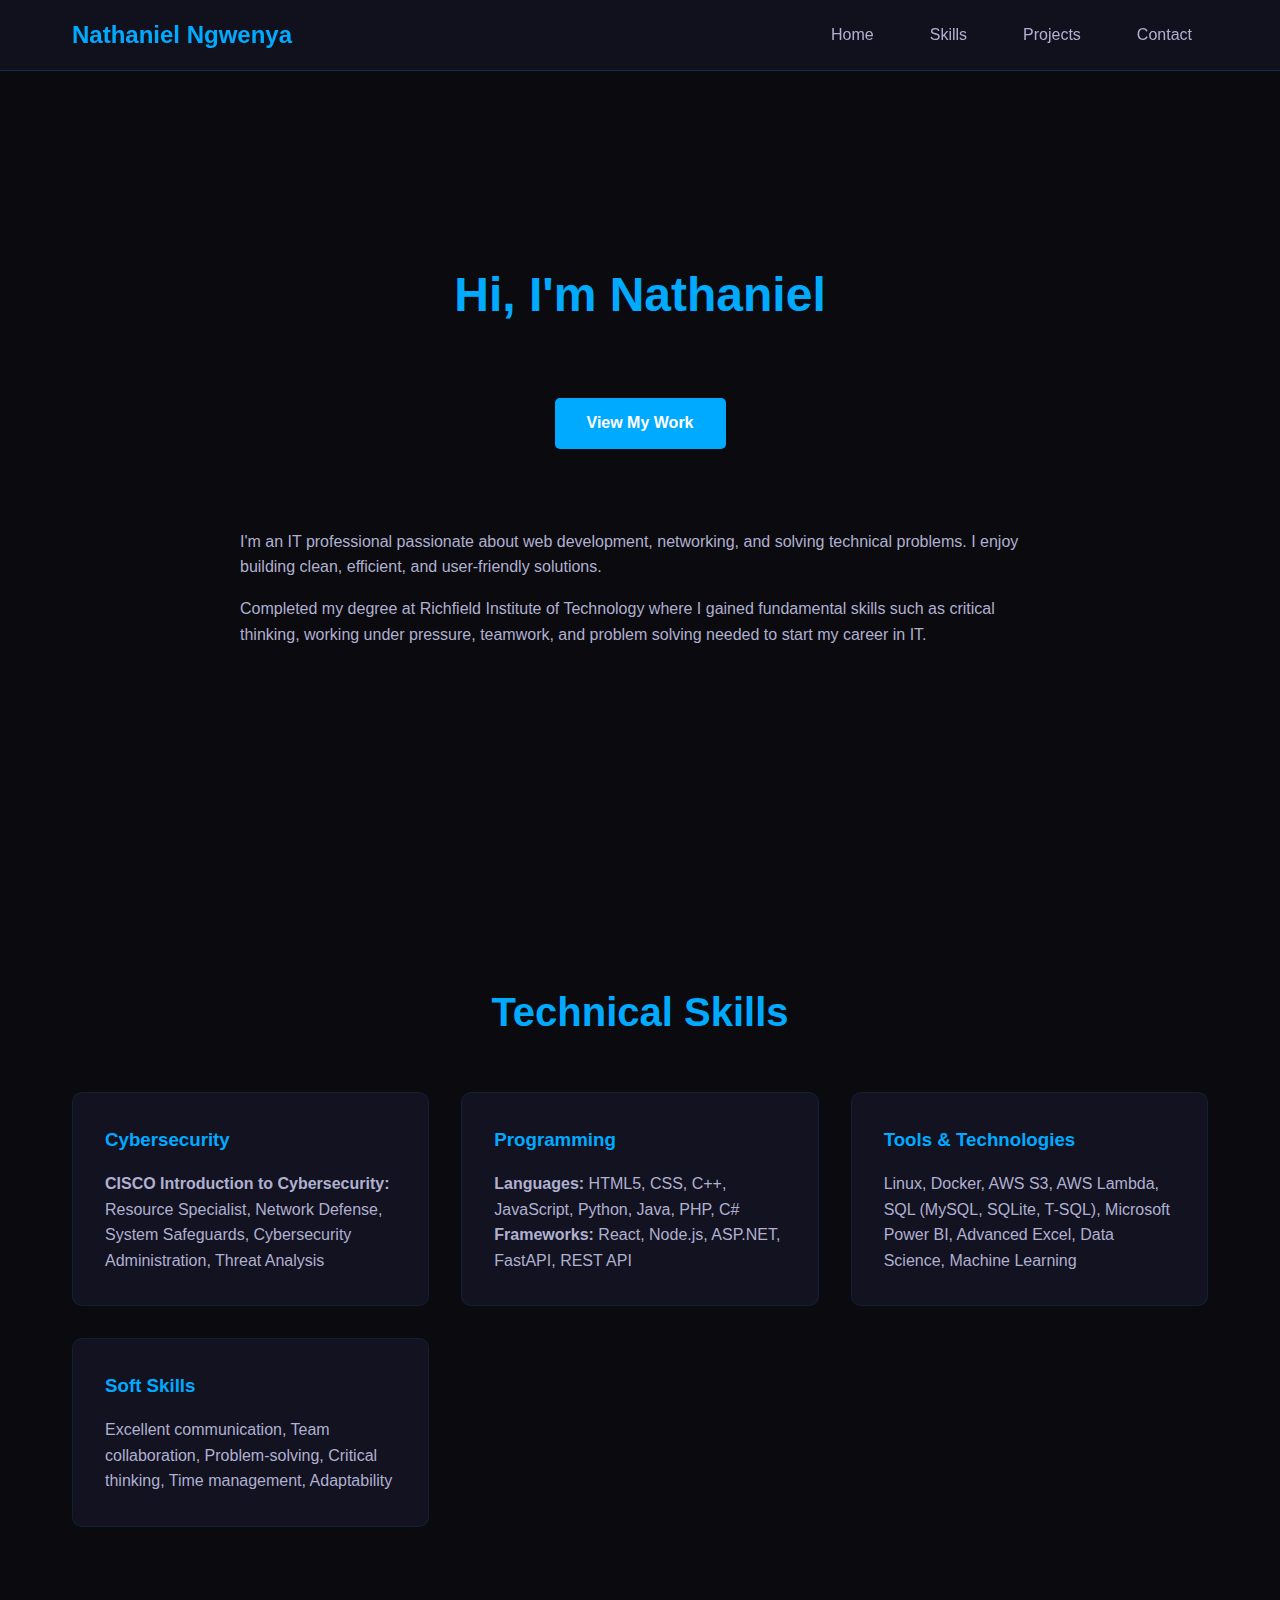
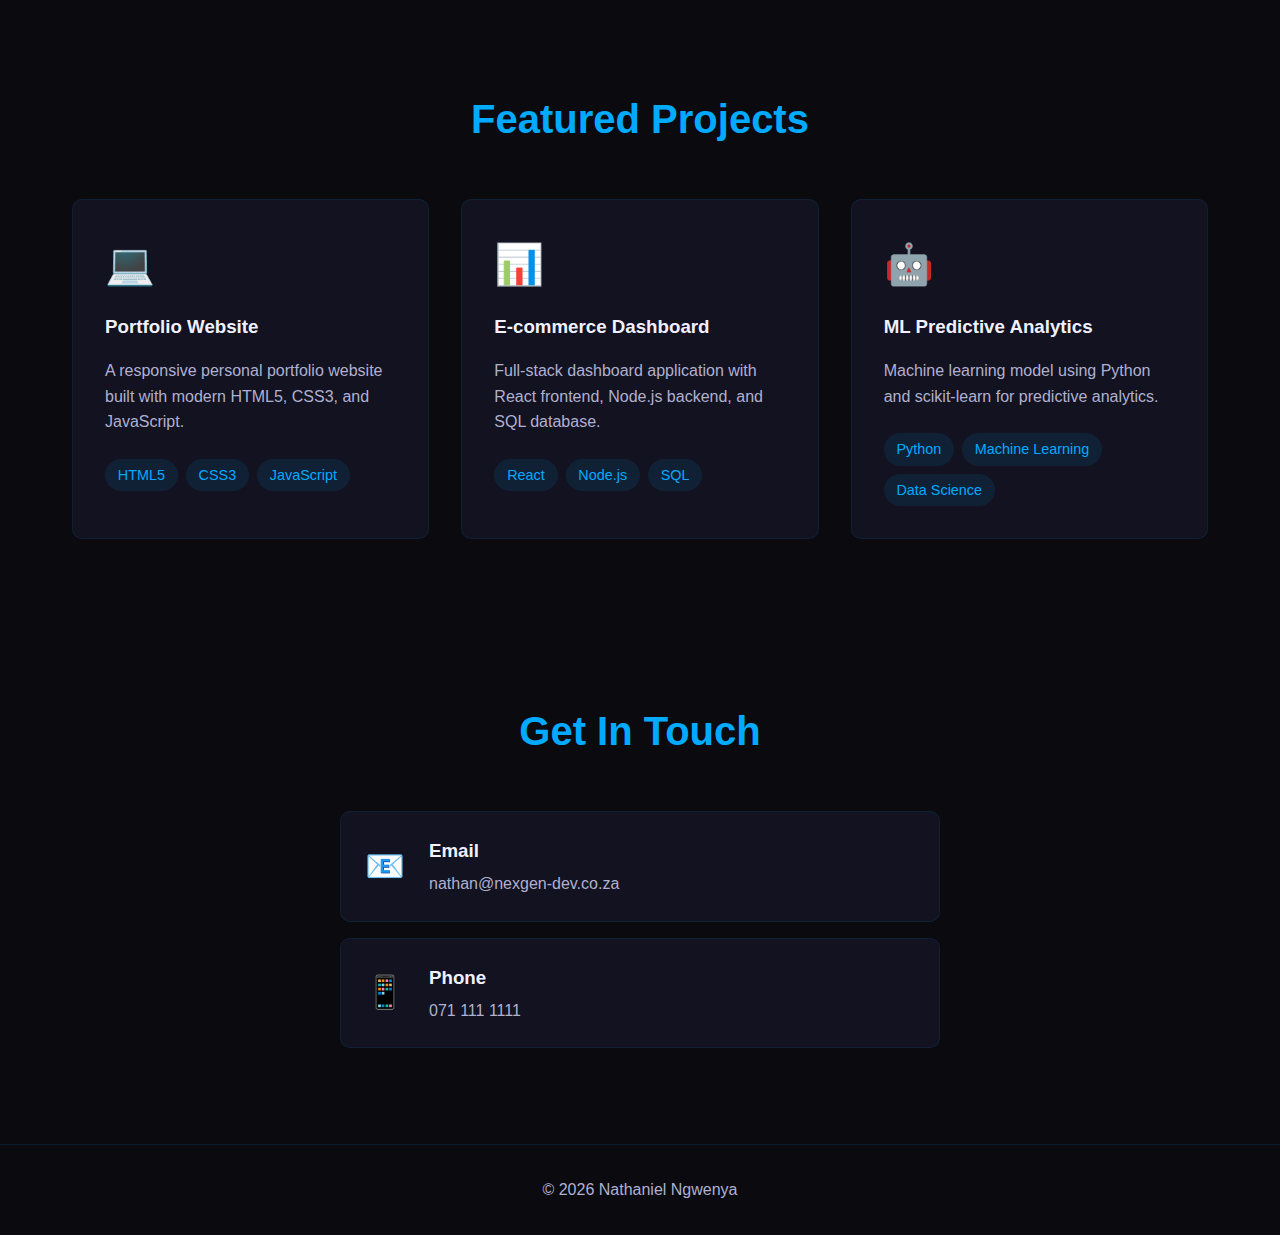
<file: index.html>
<!DOCTYPE html>
<html lang="en">
<head>
  <meta charset="UTF-8" />
  <meta name="viewport" content="width=device-width, initial-scale=1.0" />
  <title>Nathaniel Ngwenya | IT Professional</title>
  <link rel="stylesheet" href="style.css" />
</head>
<body>
  <!-- Navigation -->
  <header>
    <nav>
      <h1 class="logo">Nathaniel Ngwenya</h1>
      <ul>
        <li><a href="#home">Home</a></li>
        <li><a href="#skills">Skills</a></li>
        <li><a href="#projects">Projects</a></li>
        <li><a href="#contact">Contact</a></li>
      </ul>
    </nav>
  </header>

  <!-- Intro/About -->
  <section id="home" class="intro">
    <div class="intro-content">
      <h2>Hi, I'm Nathaniel</h2>
      <p class="intro-subtitle">IT Specialist, Web Developer & Tech Enthusiast</p>
      <a href="#projects" class="btn">View My Work</a>
      
      <div class="intro-text">
        <p>
          I'm an IT professional passionate about web development, networking,
          and solving technical problems. I enjoy building clean, efficient,
          and user-friendly solutions.
        </p>
        <p>
          Completed my degree at Richfield Institute of Technology where I gained 
          fundamental skills such as critical thinking, working under pressure, 
          teamwork, and problem solving needed to start my career in IT.
        </p>
      </div>
    </div>
  </section>

  <!-- Skills -->
  <section id="skills" class="section">
    <h2>Technical Skills</h2>
    
    <div class="skills-container">
      <div class="skill-category">
        <h3>Cybersecurity</h3>
        <p>
          <strong>CISCO Introduction to Cybersecurity:</strong><br>
          Resource Specialist, Network Defense, System Safeguards, Cybersecurity Administration, Threat Analysis
        </p>
      </div>
      
      <div class="skill-category">
        <h3>Programming</h3>
        <p>
          <strong>Languages:</strong> HTML5, CSS, C++, JavaScript, Python, Java, PHP, C#<br>
          <strong>Frameworks:</strong> React, Node.js, ASP.NET, FastAPI, REST API
        </p>
      </div>
      
      <div class="skill-category">
        <h3>Tools & Technologies</h3>
        <p>
          Linux, Docker, AWS S3, AWS Lambda, SQL (MySQL, SQLite, T-SQL), 
          Microsoft Power BI, Advanced Excel, Data Science, Machine Learning
        </p>
      </div>
      
      <div class="skill-category">
        <h3>Soft Skills</h3>
        <p>
          Excellent communication, Team collaboration, Problem-solving, 
          Critical thinking, Time management, Adaptability
        </p>
      </div>
    </div>
  </section>

  <!-- Projects -->
  <section id="projects" class="section">
    <h2>Featured Projects</h2>
    
    <div class="projects-container">
      <div class="project-card">
        <div class="project-icon">💻</div>
        <h3>Portfolio Website</h3>
        <p>
          A responsive personal portfolio website built with modern HTML5, CSS3, and JavaScript.
        </p>
        <div class="tech-tags">
          <span>HTML5</span>
          <span>CSS3</span>
          <span>JavaScript</span>
        </div>
      </div>
      
      <div class="project-card">
        <div class="project-icon">📊</div>
        <h3>E-commerce Dashboard</h3>
        <p>
          Full-stack dashboard application with React frontend, Node.js backend, 
          and SQL database.
        </p>
        <div class="tech-tags">
          <span>React</span>
          <span>Node.js</span>
          <span>SQL</span>
        </div>
      </div>
      
      <div class="project-card">
        <div class="project-icon">🤖</div>
        <h3>ML Predictive Analytics</h3>
        <p>
          Machine learning model using Python and scikit-learn for predictive analytics.
        </p>
        <div class="tech-tags">
          <span>Python</span>
          <span>Machine Learning</span>
          <span>Data Science</span>
        </div>
      </div>
    </div>
  </section>

  <!-- Contact -->
  <section id="contact" class="section">
    <h2>Get In Touch</h2>
    
    <div class="contact-container">
      <div class="contact-info">
        <div class="contact-item">
          <div class="contact-icon">📧</div>
          <div class="contact-details">
            <h3>Email</h3>
            <p>nathan@nexgen-dev.co.za</p>
          </div>
        </div>
        
        <div class="contact-item">
          <div class="contact-icon">📱</div>
          <div class="contact-details">
            <h3>Phone</h3>
            <p>071 111 1111</p>
          </div>
        </div>
        </div>
      </div>
    </div>
  </section>

  <!-- Footer -->
  <footer>
    <p>&copy; <span id="currentYear"></span> Nathaniel Ngwenya</p>
  </footer>

  <script src="script.js"></script>
</body>
</html>
</file>
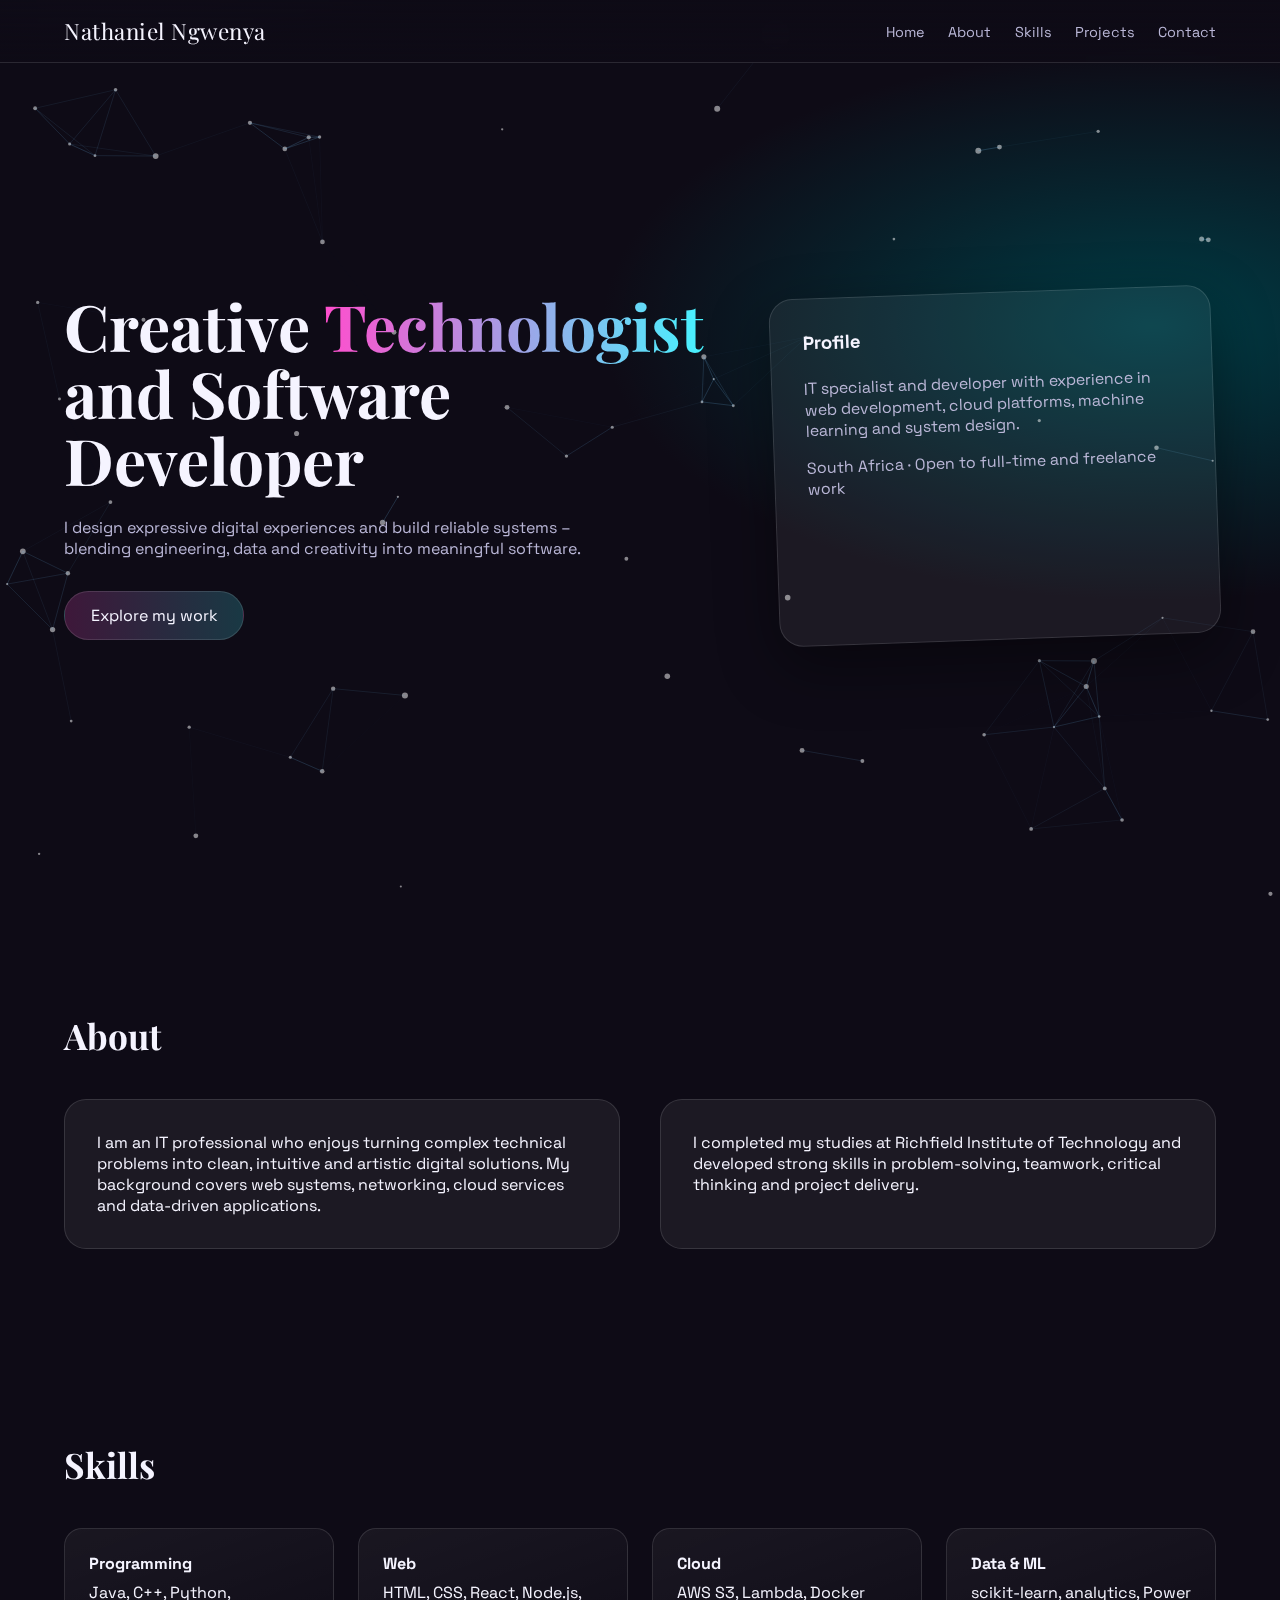
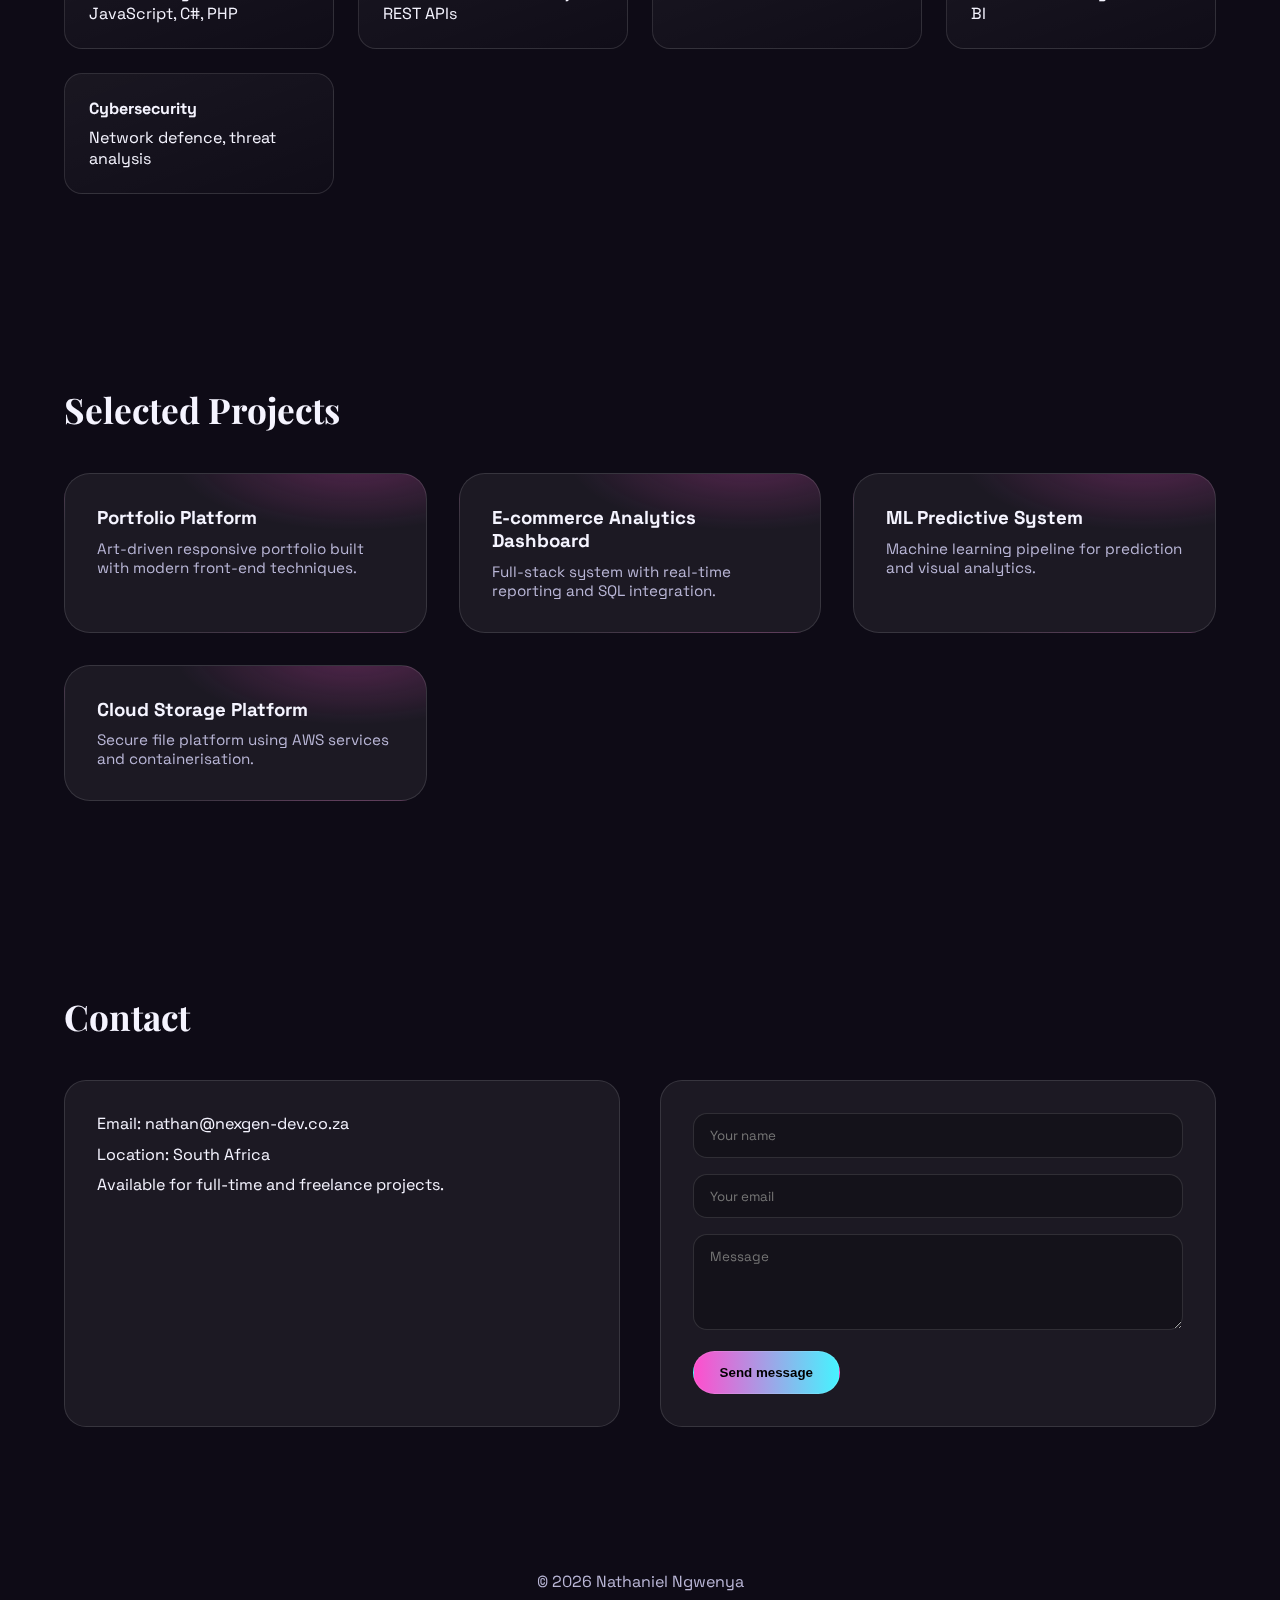
<file: p1/index.html>
<!DOCTYPE html>
<html lang="en">
<head>
<meta charset="UTF-8" />
<meta name="viewport" content="width=device-width, initial-scale=1.0" />
<title>Nathaniel Ngwenya – Creative Technologist</title>
<meta name="description" content="Nathaniel Ngwenya – Creative technologist and software developer. Artistic, interactive portfolio." />
<link rel="preconnect" href="https://fonts.googleapis.com">
<link rel="preconnect" href="https://fonts.gstatic.com" crossorigin>
<link href="https://fonts.googleapis.com/css2?family=Space+Grotesk:wght@300;400;600;700&family=Playfair+Display:ital,wght@0,600;1,600&display=swap" rel="stylesheet">
<style>
:root{
  --bg:#0e0b16;
  --fg:#f5f4ff;
  --muted:#b9b6d6;
  --accent:#ff4ecd;
  --accent2:#46f3ff;
  --glass:rgba(255,255,255,0.06);
  --border:rgba(255,255,255,0.12);
}

*{box-sizing:border-box;margin:0;padding:0}
html,body{scroll-behavior:smooth}
body{
  font-family:Space Grotesk, sans-serif;
  background:radial-gradient(1200px 600px at 10% -10%, #2a1b55 0%, transparent 60%),
             radial-gradient(1000px 500px at 90% 10%, #003c45 0%, transparent 55%),
             var(--bg);
  color:var(--fg);
  overflow-x:hidden;
}

/* ---------- background canvas ---------- */
canvas#art{
  position:fixed;
  inset:0;
  z-index:-1;
}

/* ---------- layout ---------- */
header{
  position:fixed;
  top:0;left:0;right:0;
  backdrop-filter: blur(14px);
  background:linear-gradient(to bottom, rgba(14,11,22,.75), rgba(14,11,22,.2));
  border-bottom:1px solid var(--border);
  z-index:1000;
}

nav{
  max-width:1200px;
  margin:auto;
  padding:1rem 1.5rem;
  display:flex;
  align-items:center;
  justify-content:space-between;
}

.brand{
  font-family:Playfair Display, serif;
  font-size:1.4rem;
  letter-spacing:.5px;
}

nav a{
  color:var(--muted);
  text-decoration:none;
  margin-left:1.2rem;
  font-size:.9rem;
}

nav a:hover{color:var(--fg)}

section{
  max-width:1200px;
  margin:auto;
  padding:7rem 1.5rem 5rem;
}

/* ---------- hero ---------- */
.hero{
  min-height:100vh;
  display:grid;
  align-items:center;
}

.hero-grid{
  display:grid;
  grid-template-columns:1.2fr .8fr;
  gap:3rem;
}

.hero h1{
  font-family:Playfair Display, serif;
  font-size:clamp(2.6rem,5vw,4rem);
  line-height:1.05;
}

.hero h1 span{
  background:linear-gradient(90deg,var(--accent),var(--accent2));
  -webkit-background-clip:text;
  color:transparent;
}

.hero p{
  margin-top:1.5rem;
  color:var(--muted);
  max-width:520px;
}

.hero-card{
  background:var(--glass);
  border:1px solid var(--border);
  border-radius:24px;
  padding:2rem;
  transform:rotate(-2deg);
  box-shadow:0 20px 60px rgba(0,0,0,.4);
}

.cta{
  display:inline-block;
  margin-top:2rem;
  padding:.8rem 1.6rem;
  border-radius:999px;
  border:1px solid var(--border);
  background:linear-gradient(90deg,rgba(255,78,205,.2),rgba(70,243,255,.2));
  color:var(--fg);
  text-decoration:none;
}

/* ---------- section titles ---------- */
.title{
  font-family:Playfair Display, serif;
  font-size:2.2rem;
  margin-bottom:2.5rem;
}

/* ---------- about ---------- */
.about{
  display:grid;
  grid-template-columns:1fr 1fr;
  gap:2.5rem;
}

.glass{
  background:var(--glass);
  border:1px solid var(--border);
  border-radius:22px;
  padding:2rem;
}

/* ---------- skills ---------- */
.skills{
  display:grid;
  grid-template-columns:repeat(auto-fit,minmax(220px,1fr));
  gap:1.5rem;
}

.skill{
  padding:1.5rem;
  border-radius:18px;
  border:1px solid var(--border);
  background:linear-gradient(160deg,rgba(255,255,255,.05),rgba(255,255,255,.01));
  transition:.4s;
}

.skill:hover{
  transform:translateY(-6px) rotate(.3deg);
  box-shadow:0 15px 40px rgba(0,0,0,.35);
}

.skill h4{margin-bottom:.5rem}

/* ---------- projects ---------- */
.projects{
  display:grid;
  grid-template-columns:repeat(auto-fit,minmax(280px,1fr));
  gap:2rem;
}

.project{
  position:relative;
  padding:2rem;
  border-radius:26px;
  background:radial-gradient(300px 120px at 80% -10%, rgba(255,78,205,.25), transparent 60%),
             var(--glass);
  border:1px solid var(--border);
  overflow:hidden;
}

.project::after{
  content:"";
  position:absolute;
  inset:0;
  background:linear-gradient(120deg,transparent,rgba(70,243,255,.15),transparent);
  transform:translateX(-100%);
}

.project:hover::after{
  transform:translateX(100%);
  transition:1.2s;
}

.project h3{margin-bottom:.6rem}
.project p{color:var(--muted);font-size:.95rem}

/* ---------- contact ---------- */
.contact{
  display:grid;
  grid-template-columns:1fr 1fr;
  gap:2.5rem;
}

input,textarea{
  width:100%;
  background:rgba(0,0,0,.25);
  border:1px solid var(--border);
  border-radius:14px;
  padding:.8rem 1rem;
  color:var(--fg);
  margin-bottom:1rem;
  font-family:inherit;
}

button{
  padding:.8rem 1.6rem;
  border-radius:999px;
  border:1px solid var(--border);
  background:linear-gradient(90deg,var(--accent),var(--accent2));
  color:#000;
  font-weight:600;
  cursor:pointer;
}

footer{
  text-align:center;
  padding:4rem 1rem;
  color:var(--muted);
}

@media(max-width:900px){
  .hero-grid,.about,.contact{grid-template-columns:1fr}
}

@media (prefers-reduced-motion: reduce){
  *{animation:none!important;transition:none!important}
}
</style>
</head>
<body>
<canvas id="art"></canvas>

<header>
  <nav>
    <div class="brand">Nathaniel Ngwenya</div>
    <div>
      <a href="#home">Home</a>
      <a href="#about">About</a>
      <a href="#skills">Skills</a>
      <a href="#projects">Projects</a>
      <a href="#contact">Contact</a>
    </div>
  </nav>
</header>

<section class="hero" id="home">
  <div class="hero-grid">
    <div>
      <h1>Creative <span>Technologist</span><br/>and Software Developer</h1>
      <p>
        I design expressive digital experiences and build reliable systems –
        blending engineering, data and creativity into meaningful software.
      </p>
      <a class="cta" href="#projects">Explore my work</a>
    </div>

    <div class="hero-card">
      <h3>Profile</h3>
      <p>
        IT specialist and developer with experience in web development,
        cloud platforms, machine learning and system design.
      </p>
      <p style="margin-top:1rem;color:var(--muted)">
        South Africa · Open to full‑time and freelance work
      </p>
    </div>
  </div>
</section>

<section id="about">
  <h2 class="title">About</h2>
  <div class="about">
    <div class="glass">
      <p>
        I am an IT professional who enjoys turning complex technical problems
        into clean, intuitive and artistic digital solutions. My background
        covers web systems, networking, cloud services and data‑driven
        applications.
      </p>
    </div>
    <div class="glass">
      <p>
        I completed my studies at Richfield Institute of Technology and
        developed strong skills in problem‑solving, teamwork, critical
        thinking and project delivery.
      </p>
    </div>
  </div>
</section>

<section id="skills">
  <h2 class="title">Skills</h2>
  <div class="skills">
    <div class="skill"><h4>Programming</h4><p>Java, C++, Python, JavaScript, C#, PHP</p></div>
    <div class="skill"><h4>Web</h4><p>HTML, CSS, React, Node.js, REST APIs</p></div>
    <div class="skill"><h4>Cloud</h4><p>AWS S3, Lambda, Docker</p></div>
    <div class="skill"><h4>Data & ML</h4><p>scikit‑learn, analytics, Power BI</p></div>
    <div class="skill"><h4>Cybersecurity</h4><p>Network defence, threat analysis</p></div>
  </div>
</section>

<section id="projects">
  <h2 class="title">Selected Projects</h2>
  <div class="projects">
    <div class="project">
      <h3>Portfolio Platform</h3>
      <p>Art‑driven responsive portfolio built with modern front‑end techniques.</p>
    </div>
    <div class="project">
      <h3>E‑commerce Analytics Dashboard</h3>
      <p>Full‑stack system with real‑time reporting and SQL integration.</p>
    </div>
    <div class="project">
      <h3>ML Predictive System</h3>
      <p>Machine learning pipeline for prediction and visual analytics.</p>
    </div>
    <div class="project">
      <h3>Cloud Storage Platform</h3>
      <p>Secure file platform using AWS services and containerisation.</p>
    </div>
  </div>
</section>

<section id="contact">
  <h2 class="title">Contact</h2>
  <div class="contact">
    <div class="glass">
      <p>Email: nathan@nexgen-dev.co.za</p>
      <p style="margin-top:.6rem">Location: South Africa</p>
      <p style="margin-top:.6rem">Available for full‑time and freelance projects.</p>
    </div>

    <div class="glass">
      <form id="contactForm">
        <input type="text" placeholder="Your name" required />
        <input type="email" placeholder="Your email" required />
        <textarea rows="4" placeholder="Message" required></textarea>
        <button type="submit">Send message</button>
      </form>
    </div>
  </div>
</section>

<footer>
  © <span id="year"></span> Nathaniel Ngwenya
</footer>

<script>
/* ---------- footer year ---------- */
document.getElementById('year').textContent = new Date().getFullYear();

/* ---------- artistic background ---------- */
const canvas = document.getElementById('art');
const ctx = canvas.getContext('2d');
let w, h, dots = [];

function resize(){
  w = canvas.width = window.innerWidth;
  h = canvas.height = window.innerHeight;
}
window.addEventListener('resize', resize);
resize();

for(let i=0;i<70;i++){
  dots.push({
    x:Math.random()*w,
    y:Math.random()*h,
    r:Math.random()*2+1,
    vx:(Math.random()-.5)*.4,
    vy:(Math.random()-.5)*.4
  });
}

let paused = false;
document.addEventListener('visibilitychange',()=>paused=document.hidden);

function draw(){
  if(!paused){
    ctx.clearRect(0,0,w,h);

    for(const d of dots){
      d.x+=d.vx; d.y+=d.vy;
      if(d.x<0||d.x>w) d.vx*=-1;
      if(d.y<0||d.y>h) d.vy*=-1;

      ctx.beginPath();
      ctx.fillStyle='rgba(255,255,255,.5)';
      ctx.arc(d.x,d.y,d.r,0,Math.PI*2);
      ctx.fill();
    }

    for(let i=0;i<dots.length;i++){
      for(let j=i+1;j<dots.length;j++){
        const a=dots[i], b=dots[j];
        const dist=Math.hypot(a.x-b.x,a.y-b.y);
        if(dist<120){
          ctx.strokeStyle='rgba(120,200,255,'+(1-dist/120)*0.25+')';
          ctx.beginPath();
          ctx.moveTo(a.x,a.y);
          ctx.lineTo(b.x,b.y);
          ctx.stroke();
        }
      }
    }
  }
  requestAnimationFrame(draw);
}

draw();

/* ---------- demo form ---------- */
document.getElementById('contactForm').addEventListener('submit',e=>{
  e.preventDefault();
  alert('Thank you! This demo form is not connected to a backend yet.');
});
</script>
</body>
</html>
</file>
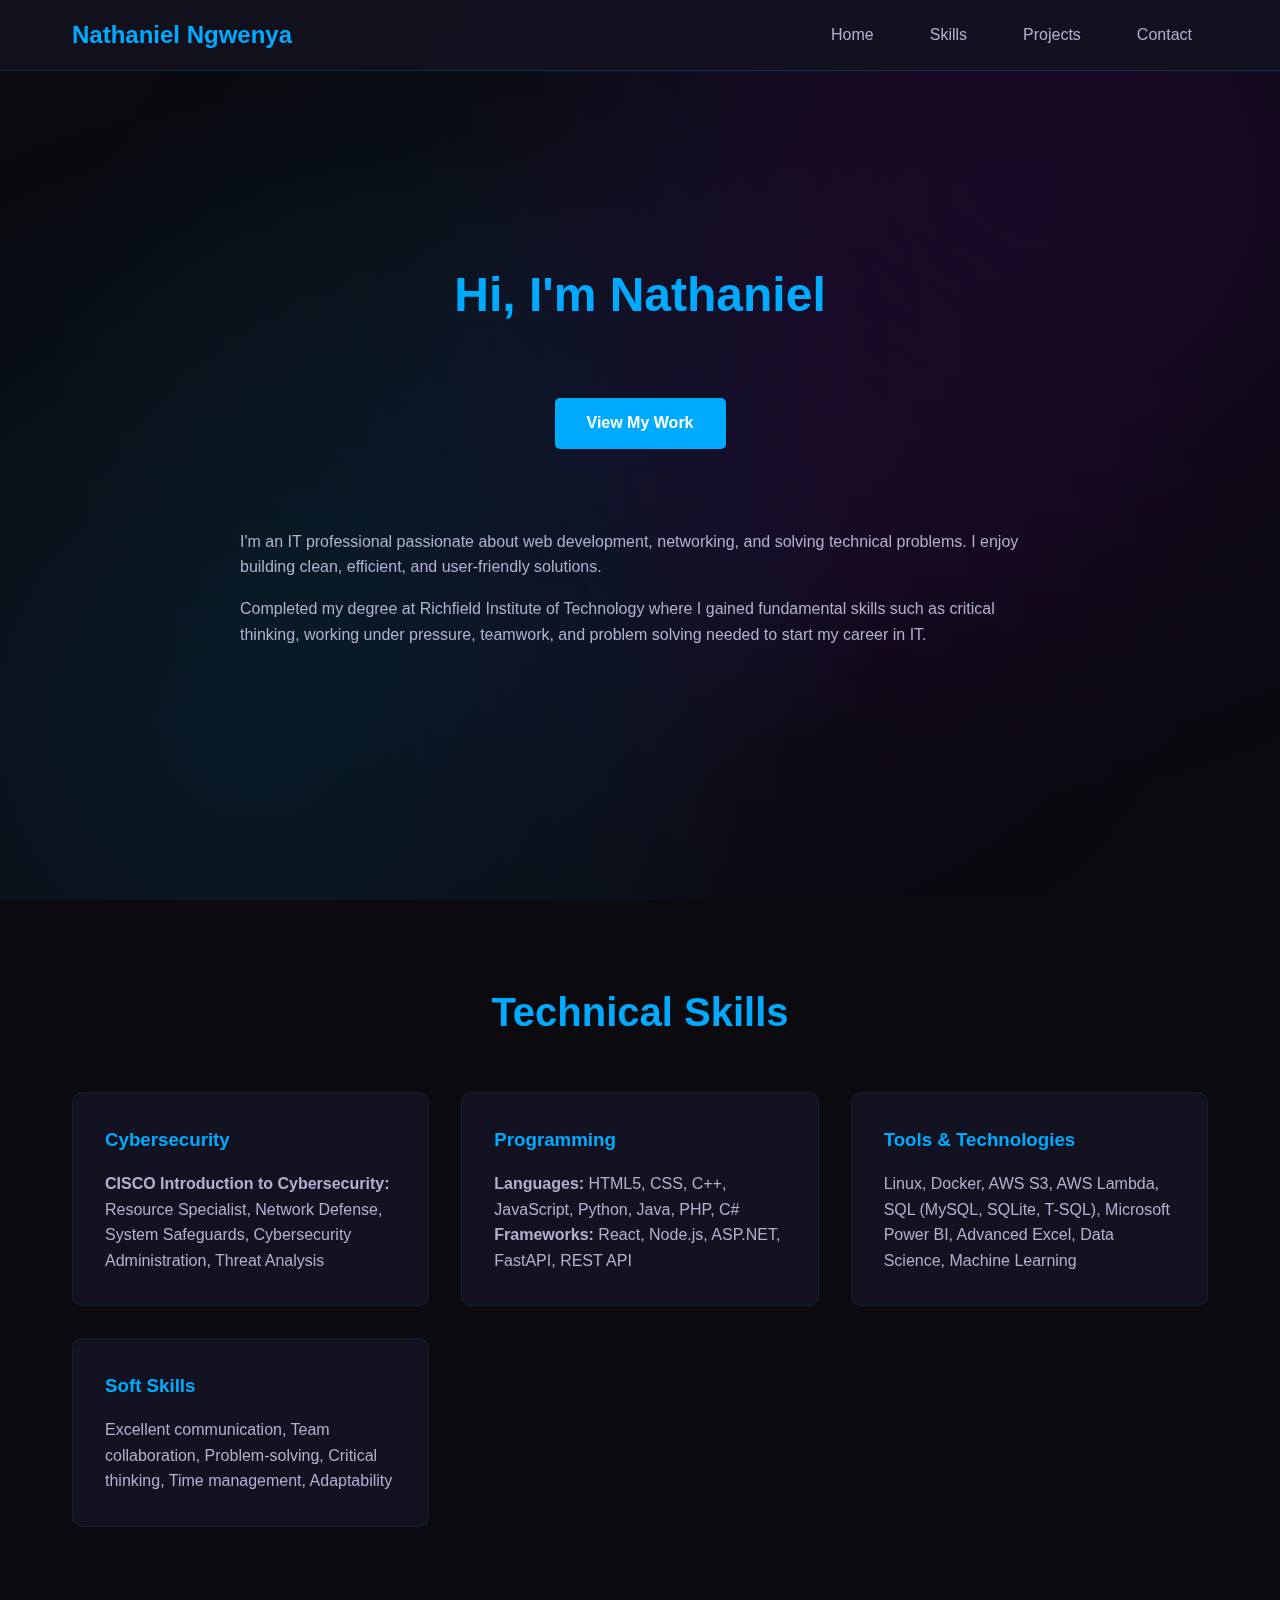
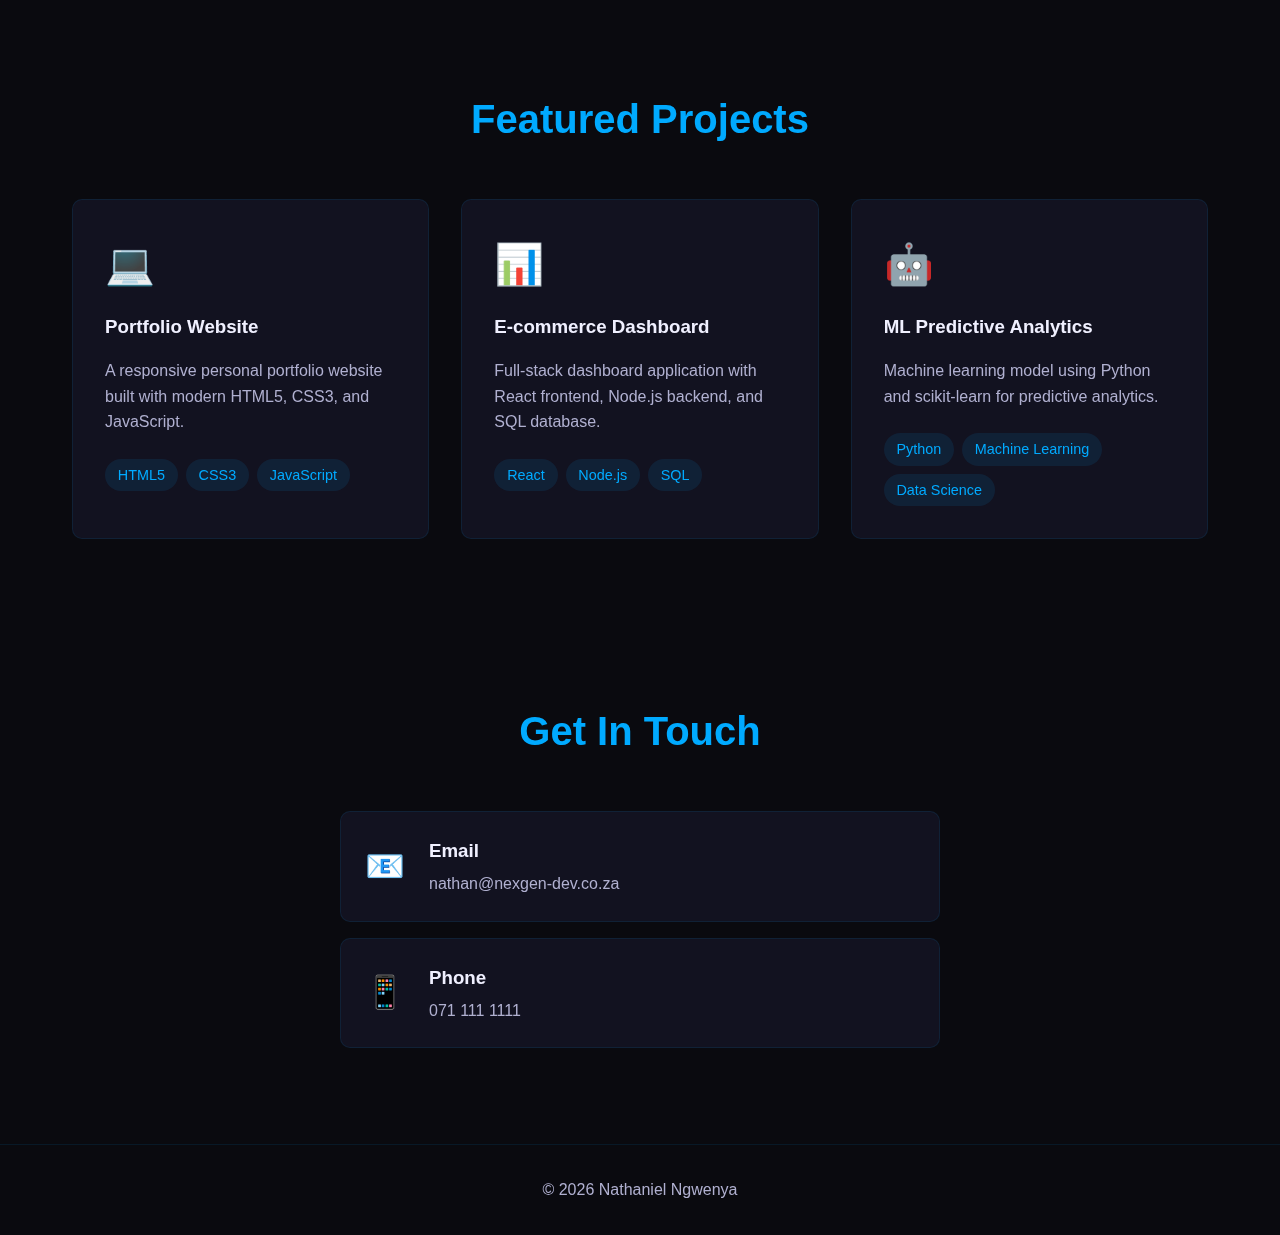
<file: p2/index.html>
<!DOCTYPE html>
<html lang="en">
<head>
  <meta charset="UTF-8" />
  <meta name="viewport" content="width=device-width, initial-scale=1.0" />
  <title>Nathaniel Ngwenya | IT Professional</title>
  <link rel="stylesheet" href="style.css" />
</head>
<body>
  <!-- Navigation -->
  <header>
    <nav>
      <h1 class="logo">Nathaniel Ngwenya</h1>
      <ul>
        <li><a href="#home">Home</a></li>
        <li><a href="#skills">Skills</a></li>
        <li><a href="#projects">Projects</a></li>
        <li><a href="#contact">Contact</a></li>
      </ul>
    </nav>
  </header>

  <!-- Intro/About -->
  <section id="home" class="intro">
    <div class="intro-content">
      <h2>Hi, I'm Nathaniel</h2>
      <p class="intro-subtitle">IT Specialist, Web Developer & Tech Enthusiast</p>
      <a href="#projects" class="btn">View My Work</a>
      
      <div class="intro-text">
        <p>
          I'm an IT professional passionate about web development, networking,
          and solving technical problems. I enjoy building clean, efficient,
          and user-friendly solutions.
        </p>
        <p>
          Completed my degree at Richfield Institute of Technology where I gained 
          fundamental skills such as critical thinking, working under pressure, 
          teamwork, and problem solving needed to start my career in IT.
        </p>
      </div>
    </div>
  </section>

  <!-- Skills -->
  <section id="skills" class="section">
    <h2>Technical Skills</h2>
    
    <div class="skills-container">
      <div class="skill-category">
        <h3>Cybersecurity</h3>
        <p>
          <strong>CISCO Introduction to Cybersecurity:</strong><br>
          Resource Specialist, Network Defense, System Safeguards, Cybersecurity Administration, Threat Analysis
        </p>
      </div>
      
      <div class="skill-category">
        <h3>Programming</h3>
        <p>
          <strong>Languages:</strong> HTML5, CSS, C++, JavaScript, Python, Java, PHP, C#<br>
          <strong>Frameworks:</strong> React, Node.js, ASP.NET, FastAPI, REST API
        </p>
      </div>
      
      <div class="skill-category">
        <h3>Tools & Technologies</h3>
        <p>
          Linux, Docker, AWS S3, AWS Lambda, SQL (MySQL, SQLite, T-SQL), 
          Microsoft Power BI, Advanced Excel, Data Science, Machine Learning
        </p>
      </div>
      
      <div class="skill-category">
        <h3>Soft Skills</h3>
        <p>
          Excellent communication, Team collaboration, Problem-solving, 
          Critical thinking, Time management, Adaptability
        </p>
      </div>
    </div>
  </section>

  <!-- Projects -->
  <section id="projects" class="section">
    <h2>Featured Projects</h2>
    
    <div class="projects-container">
      <div class="project-card">
        <div class="project-icon">💻</div>
        <h3>Portfolio Website</h3>
        <p>
          A responsive personal portfolio website built with modern HTML5, CSS3, and JavaScript.
        </p>
        <div class="tech-tags">
          <span>HTML5</span>
          <span>CSS3</span>
          <span>JavaScript</span>
        </div>
      </div>
      
      <div class="project-card">
        <div class="project-icon">📊</div>
        <h3>E-commerce Dashboard</h3>
        <p>
          Full-stack dashboard application with React frontend, Node.js backend, 
          and SQL database.
        </p>
        <div class="tech-tags">
          <span>React</span>
          <span>Node.js</span>
          <span>SQL</span>
        </div>
      </div>
      
      <div class="project-card">
        <div class="project-icon">🤖</div>
        <h3>ML Predictive Analytics</h3>
        <p>
          Machine learning model using Python and scikit-learn for predictive analytics.
        </p>
        <div class="tech-tags">
          <span>Python</span>
          <span>Machine Learning</span>
          <span>Data Science</span>
        </div>
      </div>
    </div>
  </section>

  <!-- Contact -->
  <section id="contact" class="section">
    <h2>Get In Touch</h2>
    
    <div class="contact-container">
      <div class="contact-info">
        <div class="contact-item">
          <div class="contact-icon">📧</div>
          <div class="contact-details">
            <h3>Email</h3>
            <p>nathan@nexgen-dev.co.za</p>
          </div>
        </div>
        
        <div class="contact-item">
          <div class="contact-icon">📱</div>
          <div class="contact-details">
            <h3>Phone</h3>
            <p>071 111 1111</p>
          </div>
        </div>
        </div>
      </div>
    </div>
  </section>

  <!-- Footer -->
  <footer>
    <p>&copy; <span id="currentYear"></span> Nathaniel Ngwenya</p>
  </footer>

  <script src="script.js"></script>
</body>
</html>
</file>
<file: style.css>
/* Variables */
:root {
  --neon-blue: #00aaff;
  --neon-purple: #aa00ff;
  --dark-bg: #0a0a0f;
  --card-bg: #121220;
  --text-primary: #f0f0ff;
  --text-secondary: #b0b0d0;
  --border-radius: 10px;
}

/* Reset */
* {
  margin: 0;
  padding: 0;
  box-sizing: border-box;
}

html {
  scroll-behavior: smooth;
}

body {
  font-family: Arial, sans-serif;
  background: var(--dark-bg);
  color: var(--text-primary);
  line-height: 1.6;
}

/* Navigation */
header {
  background: rgba(18, 18, 32, 0.95);
  position: fixed;
  width: 100%;
  top: 0;
  z-index: 1000;
  border-bottom: 1px solid rgba(0, 170, 255, 0.2);
}

nav {
  max-width: 1200px;
  margin: 0 auto;
  padding: 1rem 2rem;
  display: flex;
  justify-content: space-between;
  align-items: center;
}

.logo {
  font-size: 1.5rem;
  font-weight: bold;
  color: var(--neon-blue);
}

nav ul {
  display: flex;
  list-style: none;
  gap: 1.5rem;
}

nav a {
  text-decoration: none;
  color: var(--text-secondary);
  font-weight: 500;
  padding: 0.5rem 1rem;
  border-radius: 5px;
  transition: all 0.3s ease;
}

nav a:hover {
  color: var(--text-primary);
  background: rgba(0, 170, 255, 0.1);
}

/* Intro Section */
.intro {
  min-height: 100vh;
  display: flex;
  align-items: center;
  justify-content: center;
  padding: 100px 2rem 5rem;
  text-align: center;
}

.intro-content {
  max-width: 800px;
}

.intro h2 {
  font-size: 3rem;
  margin-bottom: 1rem;
  color: var(--neon-blue);
}

.intro-subtitle {
  font-size: 1.3rem;
  color: var(--text-secondary);
  margin-bottom: 2rem;
}

.btn {
  display: inline-block;
  padding: 0.8rem 2rem;
  background: var(--neon-blue);
  color: white;
  text-decoration: none;
  border-radius: 5px;
  font-weight: 600;
  transition: all 0.3s ease;
  margin: 2rem 0;
}

.btn:hover {
  background: var(--neon-purple);
  transform: translateY(-2px);
}

.intro-text {
  margin-top: 3rem;
  text-align: left;
}

.intro-text p {
  margin-bottom: 1rem;
  color: var(--text-secondary);
}

/* Sections */
.section {
  padding: 5rem 2rem;
  max-width: 1200px;
  margin: 0 auto;
}

.section h2 {
  font-size: 2.5rem;
  margin-bottom: 3rem;
  color: var(--neon-blue);
  text-align: center;
}

/* Skills */
.skills-container {
  display: grid;
  grid-template-columns: repeat(auto-fit, minmax(280px, 1fr));
  gap: 2rem;
}

.skill-category {
  background: var(--card-bg);
  padding: 2rem;
  border-radius: var(--border-radius);
  border: 1px solid rgba(0, 170, 255, 0.1);
}

.skill-category h3 {
  color: var(--neon-blue);
  margin-bottom: 1rem;
}

.skill-category p {
  color: var(--text-secondary);
  line-height: 1.6;
}

/* Projects */
.projects-container {
  display: grid;
  grid-template-columns: repeat(auto-fit, minmax(300px, 1fr));
  gap: 2rem;
}

.project-card {
  background: var(--card-bg);
  padding: 2rem;
  border-radius: var(--border-radius);
  border: 1px solid rgba(0, 170, 255, 0.1);
  transition: all 0.3s ease;
}

.project-card:hover {
  transform: translateY(-5px);
  border-color: var(--neon-blue);
}

.project-icon {
  font-size: 2.5rem;
  margin-bottom: 1rem;
}

.project-card h3 {
  color: var(--text-primary);
  margin-bottom: 1rem;
}

.project-card p {
  color: var(--text-secondary);
  margin-bottom: 1.5rem;
  line-height: 1.6;
}

.tech-tags {
  display: flex;
  flex-wrap: wrap;
  gap: 0.5rem;
}

.tech-tags span {
  background: rgba(0, 170, 255, 0.1);
  color: var(--neon-blue);
  padding: 0.3rem 0.8rem;
  border-radius: 20px;
  font-size: 0.9rem;
}

/* Contact */
.contact-container {
  max-width: 600px;
  margin: 0 auto;
}

.contact-item {
  display: flex;
  align-items: center;
  gap: 1.5rem;
  background: var(--card-bg);
  padding: 1.5rem;
  border-radius: var(--border-radius);
  margin-bottom: 1rem;
  border: 1px solid rgba(0, 170, 255, 0.1);
}

.contact-icon {
  font-size: 2rem;
  color: var(--neon-blue);
}

.contact-details h3 {
  color: var(--text-primary);
  margin-bottom: 0.3rem;
}

.contact-details p {
  color: var(--text-secondary);
}

/* Footer */
footer {
  text-align: center;
  padding: 2rem;
  border-top: 1px solid rgba(0, 170, 255, 0.1);
  color: var(--text-secondary);
}

/* Responsive */
@media (max-width: 768px) {
  nav {
    flex-direction: column;
    gap: 1rem;
    padding: 1rem;
  }
  
  nav ul {
    flex-wrap: wrap;
    justify-content: center;
    gap: 0.8rem;
  }
  
  .intro h2 {
    font-size: 2rem;
  }
  
  .intro-subtitle {
    font-size: 1.1rem;
  }
  
  .section {
    padding: 3rem 1rem;
  }
  
  .section h2 {
    font-size: 2rem;
  }
  
  .skills-container,
  .projects-container {
    grid-template-columns: 1fr;
  }
}
</file>
<file: p2/style.css>
/* Variables */
:root {
  --neon-blue: #00aaff;
  --neon-purple: #aa00ff;
  --dark-bg: #0a0a0f;
  --card-bg: #121220;
  --text-primary: #f0f0ff;
  --text-secondary: #b0b0d0;
  --border-radius: 10px;
}

/* Reset */
* {
  margin: 0;
  padding: 0;
  box-sizing: border-box;
}

html {
  scroll-behavior: smooth;
}

body {
  font-family: Arial, sans-serif;
  background: var(--dark-bg);
  color: var(--text-primary);
  line-height: 1.6;
  position: relative;
  overflow-x: hidden;
}

/* Animated dots background */
body::before {
  content: '';
  position: fixed;
  top: 0;
  left: 0;
  width: 100%;
  height: 100%;
  background-image: 
    radial-gradient(circle at 20% 80%, rgba(0, 170, 255, 0.1) 0%, transparent 50%),
    radial-gradient(circle at 80% 20%, rgba(170, 0, 255, 0.1) 0%, transparent 50%),
    radial-gradient(circle at 40% 40%, rgba(0, 170, 255, 0.05) 0%, transparent 50%),
    radial-gradient(circle at 60% 60%, rgba(170, 0, 255, 0.05) 0%, transparent 50%);
  z-index: -1;
  animation: floatBackground 20s ease-in-out infinite;
}

@keyframes floatBackground {
  0%, 100% {
    transform: translate(0, 0);
  }
  25% {
    transform: translate(-10px, 10px);
  }
  50% {
    transform: translate(10px, -10px);
  }
  75% {
    transform: translate(-5px, -5px);
  }
}

/* Navigation */
header {
  background: rgba(18, 18, 32, 0.95);
  position: fixed;
  width: 100%;
  top: 0;
  z-index: 1000;
  border-bottom: 1px solid rgba(0, 170, 255, 0.2);
}

nav {
  max-width: 1200px;
  margin: 0 auto;
  padding: 1rem 2rem;
  display: flex;
  justify-content: space-between;
  align-items: center;
}

.logo {
  font-size: 1.5rem;
  font-weight: bold;
  color: var(--neon-blue);
}

nav ul {
  display: flex;
  list-style: none;
  gap: 1.5rem;
}

nav a {
  text-decoration: none;
  color: var(--text-secondary);
  font-weight: 500;
  padding: 0.5rem 1rem;
  border-radius: 5px;
  transition: all 0.3s ease;
}

nav a:hover {
  color: var(--text-primary);
  background: rgba(0, 170, 255, 0.1);
}

/* Intro Section */
.intro {
  min-height: 100vh;
  display: flex;
  align-items: center;
  justify-content: center;
  padding: 100px 2rem 5rem;
  text-align: center;
}

.intro-content {
  max-width: 800px;
}

.intro h2 {
  font-size: 3rem;
  margin-bottom: 1rem;
  color: var(--neon-blue);
}

.intro-subtitle {
  font-size: 1.3rem;
  color: var(--text-secondary);
  margin-bottom: 2rem;
}

.btn {
  display: inline-block;
  padding: 0.8rem 2rem;
  background: var(--neon-blue);
  color: rgb(255, 255, 255);
  text-decoration: none;
  border-radius: 5px;
  font-weight: 600;
  transition: all 0.3s ease;
  margin: 2rem 0;
}

.btn:hover {
  background: rgb(6, 0, 54);
  transform: translateY(-2px);
}

.intro-text {
  margin-top: 3rem;
  text-align: left;
}

.intro-text p {
  margin-bottom: 1rem;
  color: var(--text-secondary);
}

/* Sections */
.section {
  padding: 5rem 2rem;
  max-width: 1200px;
  margin: 0 auto;
}

.section h2 {
  font-size: 2.5rem;
  margin-bottom: 3rem;
  color: var(--neon-blue);
  text-align: center;
}

/* Skills */
.skills-container {
  display: grid;
  grid-template-columns: repeat(auto-fit, minmax(280px, 1fr));
  gap: 2rem;
}

.skill-category {
  background: var(--card-bg);
  padding: 2rem;
  border-radius: var(--border-radius);
  border: 1px solid rgba(0, 170, 255, 0.1);
  transition: all 0.3s ease;
}

.skill-category h3 {
  color: var(--neon-blue);
  margin-bottom: 1rem;
}

.skill-category p {
  color: var(--text-secondary);
  line-height: 1.6;
}

.skill-category:hover {
  transform: translateY(-5px);
  box-shadow: 0 10px 30px rgba(0, 170, 255, 0.3);
  border-color: var(--neon-blue);
}

/* Projects */
.projects-container {
  display: grid;
  grid-template-columns: repeat(auto-fit, minmax(300px, 1fr));
  gap: 2rem;
}

.project-card {
  background: var(--card-bg);
  padding: 2rem;
  border-radius: var(--border-radius);
  border: 1px solid rgba(0, 170, 255, 0.1);
  transition: all 0.3s ease;
}

.project-card:hover {
  transform: translateY(-5px);
  border-color: var(--neon-blue);
}

.project-icon {
  font-size: 2.5rem;
  margin-bottom: 1rem;
}

.project-card h3 {
  color: var(--text-primary);
  margin-bottom: 1rem;
}

.project-card p {
  color: var(--text-secondary);
  margin-bottom: 1.5rem;
  line-height: 1.6;
}

.tech-tags {
  display: flex;
  flex-wrap: wrap;
  gap: 0.5rem;
}

.tech-tags span {
  background: rgba(0, 170, 255, 0.1);
  color: var(--neon-blue);
  padding: 0.3rem 0.8rem;
  border-radius: 20px;
  font-size: 0.9rem;
}

/* Contact */
.contact-container {
  max-width: 600px;
  margin: 0 auto;
}

.contact-item {
  display: flex;
  align-items: center;
  gap: 1.5rem;
  background: var(--card-bg);
  padding: 1.5rem;
  border-radius: var(--border-radius);
  margin-bottom: 1rem;
  border: 1px solid rgba(0, 170, 255, 0.1);
}

.contact-icon {
  font-size: 2rem;
  color: var(--neon-blue);
}

.contact-details h3 {
  color: var(--text-primary);
  margin-bottom: 0.3rem;
}

.contact-details p {
  color: var(--text-secondary);
}

/* Footer */
footer {
  text-align: center;
  padding: 2rem;
  border-top: 1px solid rgba(0, 170, 255, 0.1);
  color: var(--text-secondary);
}

/* Responsive */
@media (max-width: 768px) {
  nav {
    flex-direction: column;
    gap: 1rem;
    padding: 1rem;
  }
  
  nav ul {
    flex-wrap: wrap;
    justify-content: center;
    gap: 0.8rem;
  }
  
  .intro h2 {
    font-size: 2rem;
  }
  
  .intro-subtitle {
    font-size: 1.1rem;
  }
  
  .section {
    padding: 3rem 1rem;
  }
  
  .section h2 {
    font-size: 2rem;
  }
  
  .skills-container,
  .projects-container {
    grid-template-columns: 1fr;
  }
}
</file>
